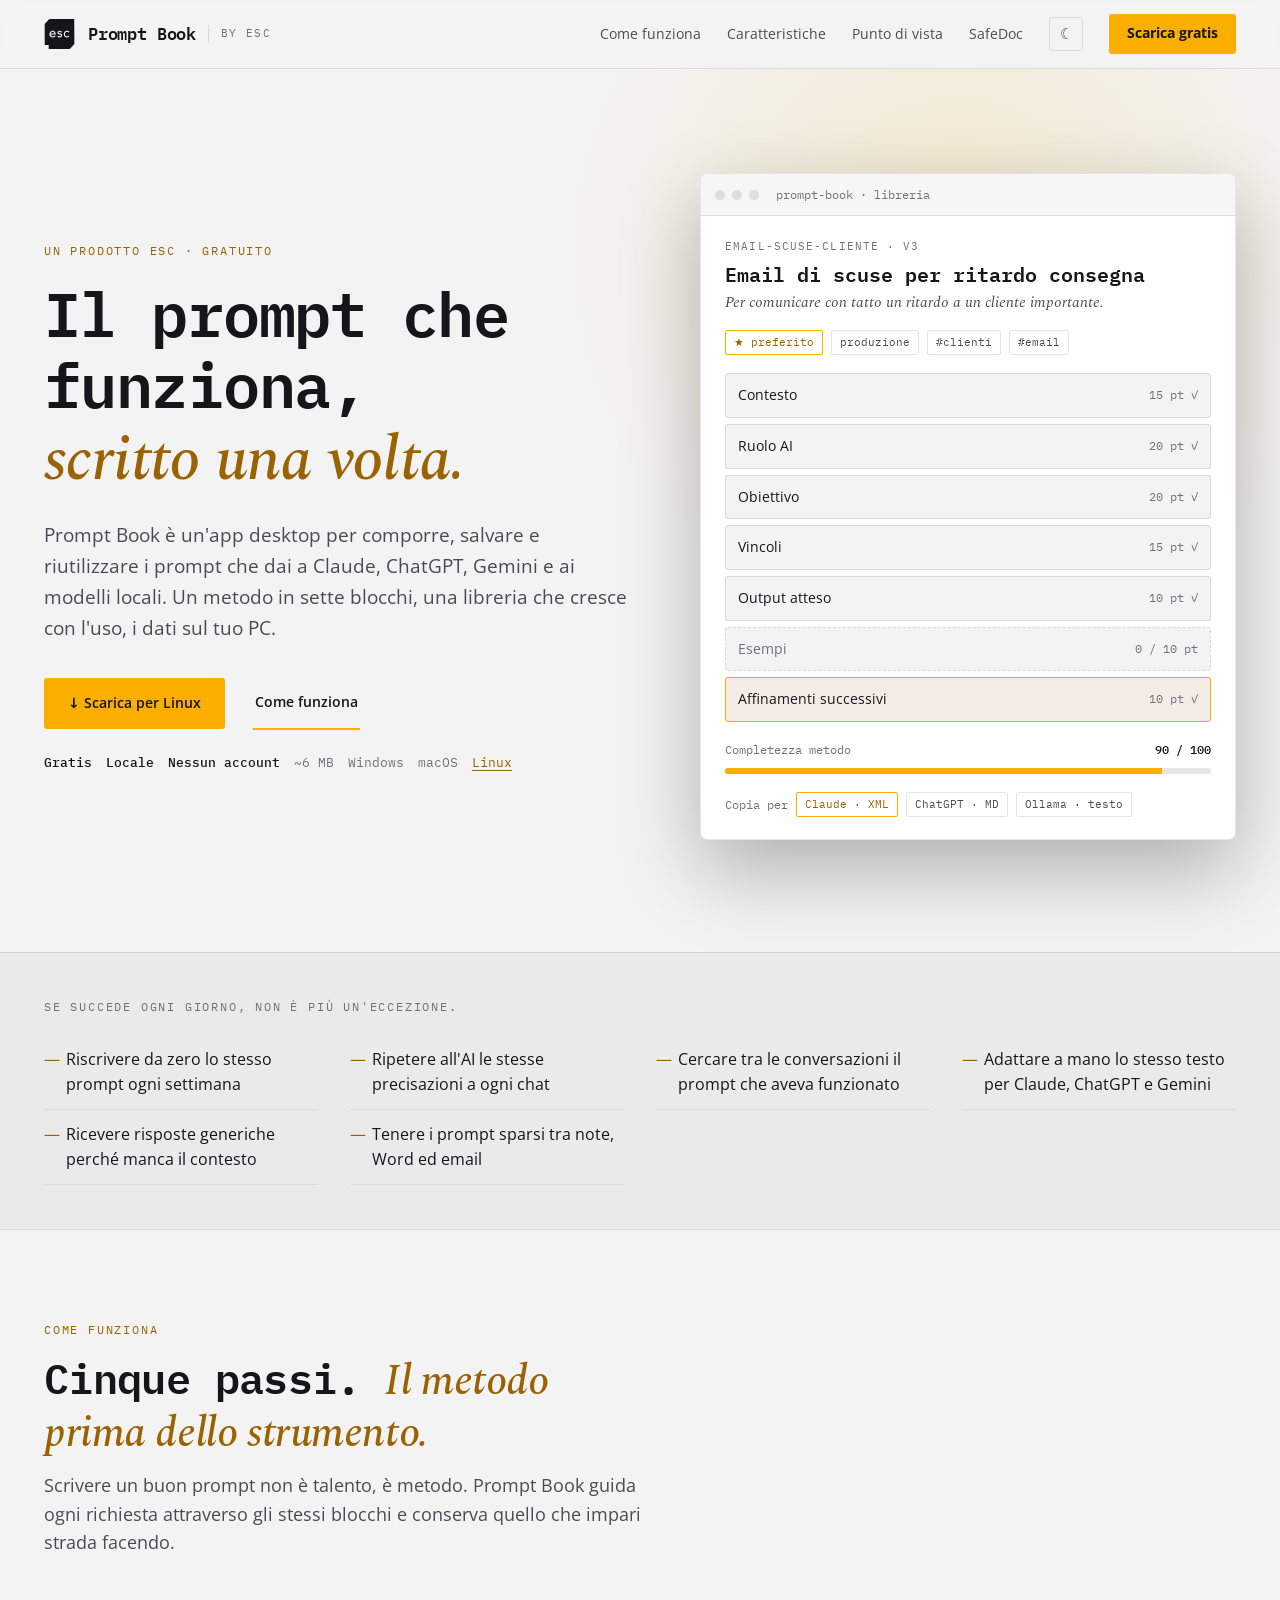
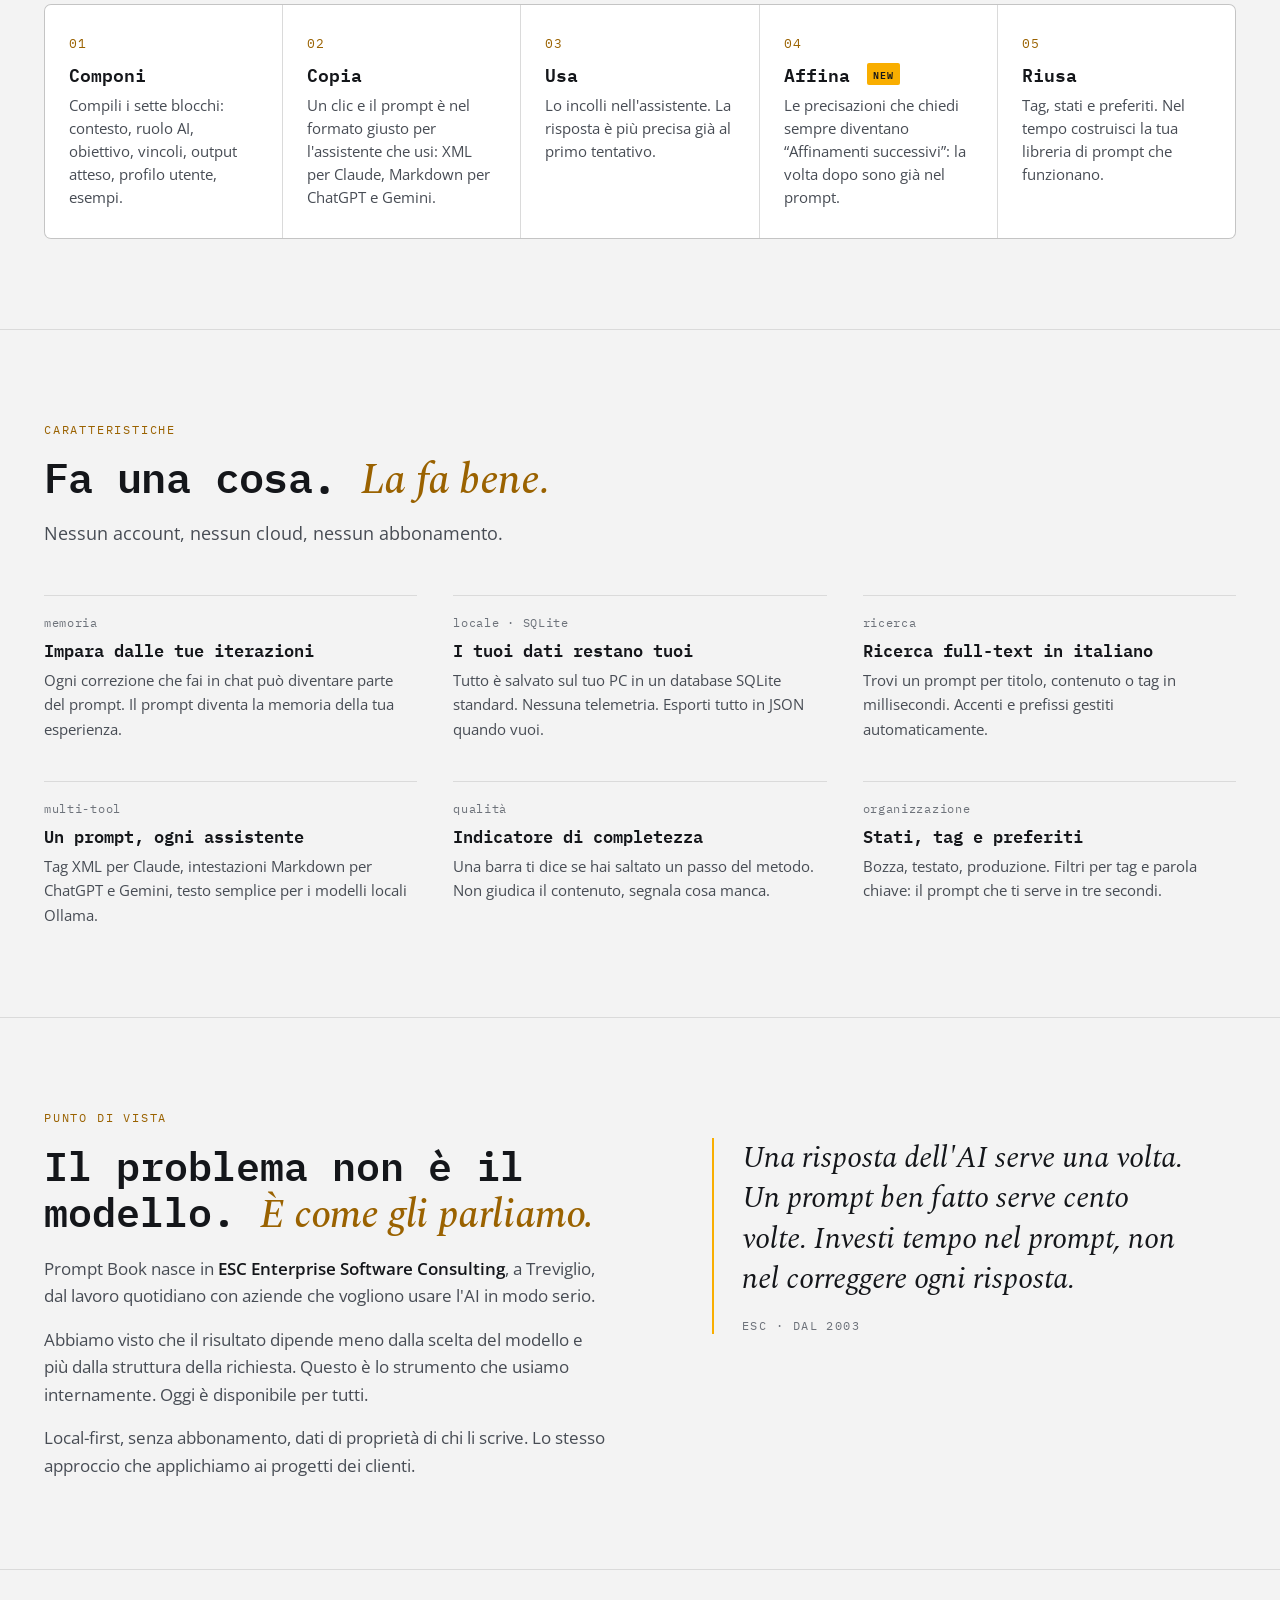
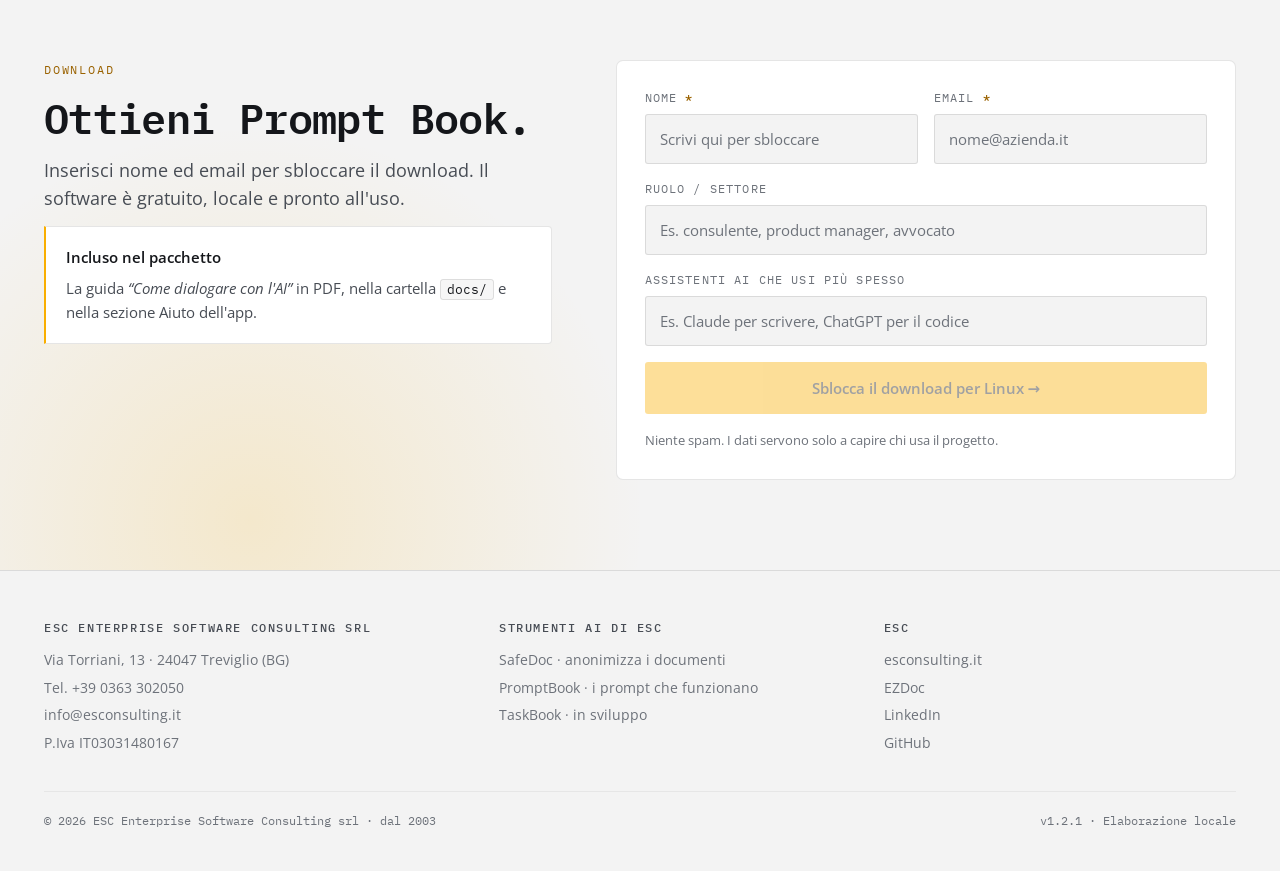
<file: index.html>
<!DOCTYPE html>
<html lang="it">

<head>
    <meta charset="utf-8">
    <meta name="viewport" content="width=device-width, initial-scale=1, viewport-fit=cover">
    <meta name="google-site-verification" content="vbSz7h7WJsI-KwSfZODSxGT0KlL0LfWS_He_ZW-g9jY" />
    <meta name="description"
        content="Prompt Book, app desktop gratuita di ESC per scrivere, organizzare e riutilizzare i prompt per Claude, ChatGPT, Gemini.">
    <title>Prompt Book — ESC</title>
    <link rel="icon" type="image/x-icon" href="favicon.ico">
    <link rel="preconnect" href="https://fonts.googleapis.com">
    <link rel="preconnect" href="https://fonts.gstatic.com" crossorigin>
    <link rel="stylesheet"
        href="https://fonts.googleapis.com/css2?family=IBM+Plex+Mono:wght@400;500;600&family=Open+Sans:wght@400;600&family=Spectral:ital,wght@1,400;1,500&display=swap">
    <link rel="stylesheet" href="css/style.css">
</head>

<body>
    <header class="top">
        <div class="wrap nav">
            <a class="brand" href="#top" aria-label="Prompt Book, torna su">
                <svg viewBox="0 0 136 136" aria-hidden="true">
                    <g transform="translate(0,136) scale(0.1,-0.1)" fill="currentColor">
                        <path
                            d="M218 1308 c-9 -7 -55 -56 -102 -108 l-86 -94 0 -448 0 -448 85 0 85 0 0 -85 0 -85 448 0 448 0 97 107 97 107 -2 530 -3 531 -525 3 c-411 2 -530 -1 -542 -10z m207 -502 c41 -18 65 -52 72 -106 l6 -40 -112 0 c-61 0 -111 -4 -111 -9 0 -5 12 -23 26 -40 32 -39 87 -43 128 -10 25 20 29 20 43 6 22 -21 6 -41 -52 -63 -165 -63 -273 164 -122 256 38 24 75 25 122 6z m312 -10 c26 -23 27 -26 12 -41 -16 -16 -19 -16 -46 4 -24 18 -34 20 -56 12 -55 -21 -29 -57 56 -75 67 -15 90 -91 41 -137 -34 -32 -110 -34 -150 -4 -30 23 -33 35 -10 50 10 6 21 4 34 -9 14 -12 32 -16 59 -14 33 3 38 7 41 30 3 25 -1 28 -53 44 -64 18 -95 43 -95 77 0 75 107 115 167 63z m297 10 c44 -18 54 -35 31 -52 -16 -12 -21 -11 -37 3 -29 26 -88 20 -115 -12 -33 -37 -32 -107 2 -140 29 -30 89 -34 117 -8 17 16 20 16 36 -1 16 -16 16 -18 -8 -36 -38 -30 -84 -35 -136 -15 -58 22 -84 62 -84 130 0 111 93 173 194 131z" />
                        <path
                            d="M333 765 c-27 -11 -53 -41 -53 -59 0 -3 38 -6 85 -6 69 0 85 3 85 15 0 16 -35 55 -49 55 -5 0 -15 2 -23 5 -7 2 -27 -2 -45 -10z" />
                    </g>
                </svg>
                <span class="brand-name">Prompt Book</span>
                <span class="brand-by">by ESC</span>
            </a>
            <nav class="nav-links">
                <a href="#come-funziona">Come funziona</a>
                <a href="#caratteristiche">Caratteristiche</a>
                <a href="#punto-di-vista">Punto di vista</a>
                <a href="https://escsrl.github.io/esc-safedoc-releases/" target="_blank" rel="noopener">SafeDoc</a>
                <button class="theme-btn" id="theme-btn" type="button" aria-label="Cambia tema"><span class="i-sun"
                        aria-hidden="true">☀︎</span><span class="i-moon" aria-hidden="true">☾</span></button>
                <a href="#download" class="btn btn-primary">Scarica gratis</a>
            </nav>
        </div>
    </header>

    <main id="top">
        <section class="hero">
            <div class="wrap hero-grid">
                <div>
                    <div class="eyebrow">Un prodotto ESC · gratuito</div>
                    <h1>Il prompt che funziona, <em>scritto una volta.</em></h1>
                    <p class="lead">Prompt Book è un'app desktop per comporre, salvare e riutilizzare i prompt che dai a
                        Claude, ChatGPT, Gemini e ai modelli locali. Un metodo in sette blocchi, una libreria che cresce
                        con l'uso, i dati sul tuo PC.</p>
                    <div class="actions">
                        <a href="#download" class="btn btn-primary" id="hero-dl">↓ Scarica Prompt Book</a>
                        <a href="#come-funziona" class="btn btn-ghost">Come funziona</a>
                    </div>
                    <div class="meta">
                        <span><b>Gratis</b></span><span><b>Locale</b></span><span><b>Nessun account</b></span><span
                            id="pkg-size">~7 MB</span>
                        <span id="os-windows">Windows</span><span id="os-macos">macOS</span><span
                            id="os-linux">Linux</span>
                    </div>
                </div>

                <div class="panel" aria-label="Esempio di prompt in Prompt Book">
                    <div class="panel-bar"><i></i><i></i><i></i><span>prompt-book · libreria</span></div>
                    <div class="panel-body">
                        <div class="pb-key">email-scuse-cliente · v3</div>
                        <div class="pb-title">Email di scuse per ritardo consegna</div>
                        <div class="pb-desc">Per comunicare con tatto un ritardo a un cliente importante.</div>
                        <div class="pb-chips"><span class="chip on">★ preferito</span><span
                                class="chip">produzione</span><span class="chip">#clienti</span><span
                                class="chip">#email</span></div>
                        <div class="pb-blocks">
                            <div class="pb-block"><span>Contesto</span><span>15 pt ✓</span></div>
                            <div class="pb-block"><span>Ruolo AI</span><span>20 pt ✓</span></div>
                            <div class="pb-block"><span>Obiettivo</span><span>20 pt ✓</span></div>
                            <div class="pb-block"><span>Vincoli</span><span>15 pt ✓</span></div>
                            <div class="pb-block"><span>Output atteso</span><span>10 pt ✓</span></div>
                            <div class="pb-block empty"><span>Esempi</span><span>0 / 10 pt</span></div>
                            <div class="pb-block new"><span>Affinamenti successivi</span><span>10 pt ✓</span></div>
                        </div>
                        <div class="pb-score">
                            <div class="pb-score-row"><span>Completezza metodo</span><b>90 / 100</b></div>
                            <div class="pb-bar"><i></i></div>
                        </div>
                        <div class="pb-out">Copia per <span class="chip on">Claude · XML</span><span
                                class="chip">ChatGPT · MD</span><span class="chip">Ollama · testo</span></div>
                    </div>
                </div>
            </div>
        </section>

        <section class="pain">
            <div class="wrap">
                <div class="pain-title">Se succede ogni giorno, non è più un'eccezione.</div>
                <ul>
                    <li>Riscrivere da zero lo stesso prompt ogni settimana</li>
                    <li>Ripetere all'AI le stesse precisazioni a ogni chat</li>
                    <li>Cercare tra le conversazioni il prompt che aveva funzionato</li>
                    <li>Adattare a mano lo stesso testo per Claude, ChatGPT e Gemini</li>
                    <li>Ricevere risposte generiche perché manca il contesto</li>
                    <li>Tenere i prompt sparsi tra note, Word ed email</li>
                </ul>
            </div>
        </section>

        <section class="sec" id="come-funziona">
            <div class="wrap">
                <div class="sec-head">
                    <div class="eyebrow">Come funziona</div>
                    <h2>Cinque passi. <em>Il metodo prima dello strumento.</em></h2>
                    <p>Scrivere un buon prompt non è talento, è metodo. Prompt Book guida ogni richiesta attraverso gli
                        stessi blocchi e conserva quello che impari strada facendo.</p>
                </div>
                <div class="steps five">
                    <div class="step">
                        <div class="step-n">01</div>
                        <h3>Componi</h3>
                        <p>Compili i sette blocchi: contesto, ruolo AI, obiettivo, vincoli, output atteso, profilo
                            utente, esempi.</p>
                    </div>
                    <div class="step">
                        <div class="step-n">02</div>
                        <h3>Copia</h3>
                        <p>Un clic e il prompt è nel formato giusto per l'assistente che usi: XML per Claude, Markdown
                            per ChatGPT e Gemini.</p>
                    </div>
                    <div class="step">
                        <div class="step-n">03</div>
                        <h3>Usa</h3>
                        <p>Lo incolli nell'assistente. La risposta è più precisa già al primo tentativo.</p>
                    </div>
                    <div class="step">
                        <div class="step-n">04</div>
                        <h3>Affina <span class="tag-new">NEW</span></h3>
                        <p>Le precisazioni che chiedi sempre diventano “Affinamenti successivi”: la volta dopo sono già
                            nel prompt.</p>
                    </div>
                    <div class="step">
                        <div class="step-n">05</div>
                        <h3>Riusa</h3>
                        <p>Tag, stati e preferiti. Nel tempo costruisci la tua libreria di prompt che funzionano.</p>
                    </div>
                </div>
            </div>
        </section>

        <section class="sec" id="caratteristiche">
            <div class="wrap">
                <div class="sec-head">
                    <div class="eyebrow">Caratteristiche</div>
                    <h2>Fa una cosa. <em>La fa bene.</em></h2>
                    <p>Nessun account, nessun cloud, nessun abbonamento.</p>
                </div>
                <div class="feats">
                    <div class="feat">
                        <div class="k">memoria</div>
                        <h3>Impara dalle tue iterazioni</h3>
                        <p>Ogni correzione che fai in chat può diventare parte del prompt. Il prompt diventa la memoria
                            della tua esperienza.</p>
                    </div>
                    <div class="feat">
                        <div class="k">locale · SQLite</div>
                        <h3>I tuoi dati restano tuoi</h3>
                        <p>Tutto è salvato sul tuo PC in un database SQLite standard. Nessuna telemetria. Esporti tutto
                            in JSON quando vuoi.</p>
                    </div>
                    <div class="feat">
                        <div class="k">ricerca</div>
                        <h3>Ricerca full-text in italiano</h3>
                        <p>Trovi un prompt per titolo, contenuto o tag in millisecondi. Accenti e prefissi gestiti
                            automaticamente.</p>
                    </div>
                    <div class="feat">
                        <div class="k">multi-tool</div>
                        <h3>Un prompt, ogni assistente</h3>
                        <p>Tag XML per Claude, intestazioni Markdown per ChatGPT e Gemini, testo semplice per i modelli
                            locali Ollama.</p>
                    </div>
                    <div class="feat">
                        <div class="k">qualità</div>
                        <h3>Indicatore di completezza</h3>
                        <p>Una barra ti dice se hai saltato un passo del metodo. Non giudica il contenuto, segnala cosa
                            manca.</p>
                    </div>
                    <div class="feat">
                        <div class="k">organizzazione</div>
                        <h3>Stati, tag e preferiti</h3>
                        <p>Bozza, testato, produzione. Filtri per tag e parola chiave: il prompt che ti serve in tre
                            secondi.</p>
                    </div>
                </div>
            </div>
        </section>

        <section class="sec" id="punto-di-vista">
            <div class="wrap pov">
                <div class="pov-text">
                    <div class="eyebrow">Punto di vista</div>
                    <h2>Il problema non è il modello. <em>È come gli parliamo.</em></h2>
                    <p>Prompt Book nasce in <strong>ESC Enterprise Software Consulting</strong>, a Treviglio, dal lavoro
                        quotidiano con aziende che vogliono usare l'AI in modo serio.</p>
                    <p>Abbiamo visto che il risultato dipende meno dalla scelta del modello e più dalla struttura della
                        richiesta. Questo è lo strumento che usiamo internamente. Oggi è disponibile per tutti.</p>
                    <p>Local-first, senza abbonamento, dati di proprietà di chi li scrive. Lo stesso approccio che
                        applichiamo ai progetti dei clienti.</p>
                </div>
                <blockquote class="quote">Una risposta dell'AI serve una volta. Un prompt ben fatto serve cento volte.
                    Investi tempo nel prompt, non nel correggere ogni risposta.<small>ESC · dal 2003</small>
                </blockquote>
            </div>
        </section>

        <section class="sec get" id="download">
            <div class="wrap get-grid">
                <div class="sec-head" style="margin-bottom:0">
                    <div class="eyebrow">Download</div>
                    <h2>Ottieni Prompt Book.</h2>
                    <p>Inserisci nome ed email per sbloccare il download. Il software è gratuito, locale e pronto
                        all'uso.
                    </p>
                    <div class="bonus"><strong>Incluso nel pacchetto</strong><span>La guida <em>“Come dialogare con
                                l'AI”</em> in PDF, nella cartella <code>docs/</code> e nella sezione Aiuto
                            dell'app.</span></div>
                </div>

                <form class="form" id="pb-form" novalidate>
                    <div class="row2">
                        <div class="field"><label for="nome">Nome <b>*</b></label><input id="nome" name="nome"
                                type="text" required autocomplete="given-name" placeholder="Scrivi qui per sbloccare">
                        </div>
                        <div class="field"><label for="email">Email <b>*</b></label><input id="email" name="email"
                                type="email" required autocomplete="email" placeholder="nome@azienda.it"></div>
                    </div>
                    <div class="field"><label for="ruolo">Ruolo / settore</label><input id="ruolo" name="ruolo"
                            type="text" placeholder="Es. consulente, product manager, avvocato"></div>
                    <div class="field"><label for="assistente">Assistenti AI che usi più spesso</label><input
                            id="assistente" name="assistente" type="text"
                            placeholder="Es. Claude per scrivere, ChatGPT per il codice"></div>
                    <button type="submit" class="btn btn-primary" id="submit-btn" disabled>Sblocca il download
                        →</button>
                    <div id="dl-wrap" hidden>
                        <p class="dl-ok" id="dl-msg">Grazie. Scegli la versione per il tuo sistema.</p>
                        <div class="dl" id="dl-list" style="margin-top:10px"></div>
                    </div>
                    <p class="form-note">Niente spam. I dati servono solo a capire chi usa il progetto.</p>
                </form>
            </div>
        </section>
    </main>

    <footer class="foot">
        <div class="wrap">
            <div class="foot-grid">
                <div>
                    <h4>ESC Enterprise Software Consulting srl</h4><span>Via Torriani, 13 · 24047 Treviglio
                        (BG)</span><span>Tel. +39 0363 302050</span><span>info@esconsulting.it</span><span>P.Iva
                        IT03031480167</span>
                </div>
                <div>
                    <h4>Strumenti AI di ESC</h4><a href="https://escsrl.github.io/esc-safedoc-releases/" target="_blank"
                        rel="noopener">SafeDoc · anonimizza i documenti</a><a
                        href="https://escsrl.github.io/prompt-book/" target="_blank" rel="noopener">PromptBook · i
                        prompt che funzionano</a><span>TaskBook · in sviluppo</span>
                </div>
                <div>
                    <h4>ESC</h4><a href="https://esconsulting.it/" target="_blank" rel="noopener">esconsulting.it</a><a
                        href="https://www.ezdoc.it/" target="_blank" rel="noopener">EZDoc</a><a
                        href="https://www.linkedin.com/company/esc-enterprise-software-consulting/" target="_blank"
                        rel="noopener">LinkedIn</a><a href="https://github.com/escsrl" target="_blank"
                        rel="noopener">GitHub</a>
                </div>
            </div>
            <div class="foot-copy"><span>© 2026 ESC Enterprise Software Consulting srl · dal 2003</span><span>v1.2.1 ·
                    Elaborazione locale</span></div>
        </div>
    </footer>

    <script>
        window.escDetectOS = function () {
            var p = (navigator.platform || "").toLowerCase(), u = navigator.userAgent.toLowerCase();
            if (p.indexOf("win") > -1 || u.indexOf("windows") > -1) return "windows";
            if (p.indexOf("mac") > -1 || u.indexOf("macintosh") > -1) return "macos";
            if (p.indexOf("linux") > -1 || u.indexOf("linux") > -1) return "linux";
            return "fallback";
        };
        (function () {
            var root = document.documentElement, btn = document.getElementById("theme-btn");
            try { var s = localStorage.getItem("esc-theme"); if (s) root.setAttribute("data-theme", s); } catch (e) { }
            btn.addEventListener("click", function () {
                var cur = root.getAttribute("data-theme") || (matchMedia("(prefers-color-scheme: light)").matches ? "light" : "dark");
                var next = cur === "light" ? "dark" : "light";
                root.setAttribute("data-theme", next);
                try { localStorage.setItem("esc-theme", next); } catch (e) { }
            });
        })();
    </script>
    <script>
        (function () {
            var SCRIPT_URL = "https://script.google.com/macros/s/AKfycbygfQO61DOBjJAf6ZWo9To8uAWn9VlAasW0_blMdisDUlmBBLeCXe4GveqLSgllv3tj/exec";
            var LINKS = {
                windows: { label: "Windows", file: ".exe · 64 bit", size: "~7 MB", url: "https://github.com/escsrl/prompt-book/releases/download/v1.2.1/Prompt-Book_1.2.1_x64-setup.exe" },
                macos: { label: "macOS", file: ".dmg · universal", size: "~10 MB", url: "https://github.com/escsrl/prompt-book/releases/download/v1.2.1/Prompt-Book_1.2.1_universal.dmg" },
                linux: { label: "Linux", file: ".deb · amd64", size: "~6 MB", url: "https://github.com/escsrl/prompt-book/releases/download/v1.2.1/Prompt-Book_1.2.1_amd64.deb" }
            };
            var os = window.escDetectOS();
            if (LINKS[os]) {
                document.getElementById("hero-dl").textContent = "↓ Scarica per " + LINKS[os].label;
                document.getElementById("pkg-size").textContent = LINKS[os].size;
                document.getElementById("os-" + os).classList.add("on");
                document.getElementById("submit-btn").textContent = "Sblocca il download per " + LINKS[os].label + " →";
            }
            var form = document.getElementById("pb-form");
            var nome = document.getElementById("nome");
            var btn = document.getElementById("submit-btn");
            var email = document.getElementById("email");
            var EMAIL_RE = /^[^\s@]+@[^\s@]+\.[^\s@]{2,}$/;
            function refreshBtn() { btn.disabled = !(nome.value.trim() && EMAIL_RE.test(email.value.trim())); }
            nome.addEventListener("input", refreshBtn);
            email.addEventListener("input", refreshBtn);

            function renderLinks() {
                var order = ["windows", "macos", "linux"].sort(function (a, b) { return (b === os) - (a === os); });
                var list = document.getElementById("dl-list");
                list.innerHTML = "";
                order.forEach(function (k) {
                    var a = document.createElement("a");
                    a.href = LINKS[k].url; a.rel = "noopener"; a.target = "_blank";
                    if (k === os) a.className = "primary";
                    a.innerHTML = "↓ " + LINKS[k].label + " <span>" + LINKS[k].file + " · " + LINKS[k].size + "</span>";
                    list.appendChild(a);
                });
                document.getElementById("dl-wrap").hidden = false;
            }

            form.addEventListener("submit", function (e) {
                e.preventDefault();
                if (!nome.value.trim()) { nome.focus(); return; }
                if (!EMAIL_RE.test(email.value.trim())) { email.focus(); return; }
                btn.disabled = true; btn.textContent = "Invio in corso…";
                var done = function () { btn.textContent = "Download sbloccato ✓"; renderLinks(); if (LINKS[os] && window.top === window.self) { try { window.location.href = LINKS[os].url; } catch (err) { } } };
                fetch(SCRIPT_URL, { method: "POST", body: new FormData(form), mode: "no-cors" }).then(done, done);
            });
        })();
    </script>

</body>

</html>
</file>
<file: css/style.css>
/* promptbook — foglio di stile della landing (stile ESC). File autonomo, non condiviso. */
/* Layout: ESC system — dark-first, mono headlines, amber accent, sections split by hairlines, one warm radial glow per opener */
:root {
    --bg: #0E0F11;
    --bg-2: #15171A;
    --card: #17191D;
    --card-2: #1F2227;
    --fg: #F3F4F5;
    --grey: #B0B5BB;
    --grey-dim: #7A7F87;
    --line: rgba(255, 255, 255, 0.09);
    --line-2: rgba(255, 255, 255, 0.05);
    --accent: #ffb200;
    --accent-700: #ff9900;
    --accent-text: #ffb200;
    --accent-soft: rgba(181, 137, 90, 0.15);
    --glow: rgba(181, 137, 90, 0.14);
    --on-accent: #0E0F11;
    --header-bg: rgba(14, 15, 17, 0.82);
    --ok: #8fd6a2;
    --mask: #2a2d33;

    --sans: 'Open Sans', system-ui, -apple-system, 'Segoe UI', sans-serif;
    --mono: 'IBM Plex Mono', ui-monospace, 'Consolas', monospace;
    --serif: 'Spectral', Georgia, serif;
    --maxw: 1240px;
    color-scheme: dark;
}

@media (prefers-color-scheme: light) {
    :root:not([data-theme="dark"]) {
        --bg: #f3f3f3;
        --bg-2: #eaeaea;
        --card: #ffffff;
        --card-2: #f6f6f6;
        --fg: #14161A;
        --grey: #474c54;
        --grey-dim: #6d727a;
        --line: rgba(20, 22, 26, 0.11);
        --line-2: rgba(20, 22, 26, 0.06);
        --accent: #f9ae00;
        --accent-700: #e08a00;
        --accent-text: #9a6200;
        --accent-soft: rgba(181, 137, 90, 0.16);
        --glow: rgba(249, 174, 0, 0.16);
        --on-accent: #14161A;
        --header-bg: rgba(243, 243, 243, 0.86);
        --ok: #1d7a3c;
        --mask: #dcdcdc;
        color-scheme: light;
    }
}

:root[data-theme="light"] {
    --bg: #f3f3f3;
    --bg-2: #eaeaea;
    --card: #ffffff;
    --card-2: #f6f6f6;
    --fg: #14161A;
    --grey: #474c54;
    --grey-dim: #6d727a;
    --line: rgba(20, 22, 26, 0.11);
    --line-2: rgba(20, 22, 26, 0.06);
    --accent: #f9ae00;
    --accent-700: #e08a00;
    --accent-text: #9a6200;
    --accent-soft: rgba(181, 137, 90, 0.16);
    --glow: rgba(249, 174, 0, 0.16);
    --on-accent: #14161A;
    --header-bg: rgba(243, 243, 243, 0.86);
    --ok: #1d7a3c;
    --mask: #dcdcdc;
    color-scheme: light;
}

* {
    box-sizing: border-box;
}

html {
    scroll-behavior: smooth;
}

@media (prefers-reduced-motion: reduce) {
    html {
        scroll-behavior: auto;
    }

    * {
        transition: none !important;
        animation: none !important;
    }
}

body {
    margin: 0;
    background: var(--bg);
    color: var(--grey);
    font-family: var(--sans);
    font-size: 17px;
    line-height: 1.62;
    -webkit-font-smoothing: antialiased;
}

h1,
h2,
h3 {
    font-family: var(--mono);
    font-weight: 600;
    line-height: 1.14;
    color: var(--fg);
    margin: 0;
    text-wrap: balance;
}

h1 em,
h2 em {
    font-family: var(--serif);
    font-style: italic;
    font-weight: 500;
    color: var(--accent-text);
    letter-spacing: -0.01em;
}

p {
    margin: 0;
}

a {
    color: inherit;
}

:focus-visible {
    outline: 2px solid var(--accent);
    outline-offset: 3px;
}

strong {
    color: var(--fg);
    font-weight: 600;
}

code {
    font-family: var(--mono);
    font-size: 0.86em;
    background: var(--card-2);
    border: 1px solid var(--line);
    padding: 1px 6px;
    border-radius: 3px;
    color: var(--fg);
}

.wrap {
    max-width: var(--maxw);
    margin: 0 auto;
    padding-inline: 24px;
}

@media (max-width: 560px) {
    .wrap {
        padding-inline: 16px;
    }
}

/* header */
header.top {
    position: sticky;
    top: env(safe-area-inset-top, 0px);
    z-index: 100;
    background: var(--header-bg);
    backdrop-filter: blur(10px);
    -webkit-backdrop-filter: blur(10px);
    border-bottom: 1px solid var(--line);
}

.nav {
    height: 68px;
    display: flex;
    align-items: center;
    justify-content: space-between;
    gap: 20px;
}

.brand {
    display: flex;
    align-items: center;
    gap: 12px;
    text-decoration: none;
    color: var(--fg);
}

.brand svg {
    width: 32px;
    height: 32px;
    color: var(--fg);
    flex: none;
}

.brand-name {
    font-family: var(--mono);
    font-weight: 600;
    font-size: 17px;
    letter-spacing: -0.01em;
}

.brand-by {
    font-family: var(--mono);
    font-size: 11px;
    color: var(--grey-dim);
    letter-spacing: 0.12em;
    text-transform: uppercase;
    border-left: 1px solid var(--line);
    padding-left: 12px;
}

.nav-links {
    display: flex;
    align-items: center;
    gap: 26px;
    font-size: 14px;
}

.nav-links a {
    text-decoration: none;
    color: var(--grey);
    transition: color .15s;
}

.nav-links a:hover {
    color: var(--fg);
}

.theme-btn {
    width: 34px;
    height: 34px;
    border-radius: 3px;
    border: 1px solid var(--line);
    background: transparent;
    color: var(--grey);
    cursor: pointer;
    display: grid;
    place-items: center;
    font-size: 15px;
}

.theme-btn:hover {
    color: var(--fg);
    border-color: var(--grey-dim);
}

/* icona tema: sole in dark, luna in light */
.theme-btn .i-moon {
    display: none;
}

:root[data-theme="light"] .theme-btn .i-sun {
    display: none;
}

:root[data-theme="light"] .theme-btn .i-moon {
    display: inline;
}

@media (prefers-color-scheme: light) {
    :root:not([data-theme="dark"]) .theme-btn .i-sun {
        display: none;
    }

    :root:not([data-theme="dark"]) .theme-btn .i-moon {
        display: inline;
    }
}

@media (max-width: 900px) {
    .nav-links a:not(.btn) {
        display: none;
    }

    .brand-by {
        display: none;
    }
}

/* buttons */
.btn {
    display: inline-flex;
    align-items: center;
    gap: 10px;
    font-family: var(--sans);
    font-weight: 600;
    font-size: 14px;
    padding: 14px 24px;
    border-radius: 3px;
    text-decoration: none;
    border: 0;
    cursor: pointer;
    transition: background .15s, color .15s, transform .15s;
}

.btn-primary {
    background: var(--accent);
    color: var(--on-accent);
}

.btn-primary:hover {
    background: var(--accent-700);
    transform: translateY(-1px);
}

.btn-ghost {
    background: transparent;
    color: var(--fg);
    border-radius: 0;
    padding-inline: 2px;
    border-bottom: 2px solid var(--accent);
}

.btn-ghost:hover {
    color: var(--accent-text);
}

.nav-links .btn {
    padding: 9px 18px;
    font-size: 13.5px;
}

/* pulsante CTA in navbar: testo scuro su giallo (vince su .nav-links a) */
.nav-links a.btn-primary {
    color: var(--on-accent);
    font-weight: 700;
}

.nav-links a.btn-primary:hover {
    color: var(--on-accent);
    background: var(--accent-700);
}


/* type helpers */
.eyebrow {
    font-family: var(--mono);
    font-size: 12px;
    letter-spacing: 0.15em;
    text-transform: uppercase;
    color: var(--accent-text);
}

.lead {
    font-size: 19px;
    color: var(--grey);
    max-width: 58ch;
}

.meta {
    font-family: var(--mono);
    font-size: 12.5px;
    color: var(--grey-dim);
    display: flex;
    flex-wrap: wrap;
    gap: 6px 14px;
}

.meta b {
    color: var(--fg);
    font-weight: 500;
}

.meta .on {
    color: var(--accent-text);
    text-decoration: underline;
    text-underline-offset: 3px;
}

/* hero */
.hero {
    position: relative;
    overflow: hidden;
    padding-block: 104px 112px;
}

.hero::before {
    content: "";
    position: absolute;
    inset: -30% -10% auto auto;
    width: 900px;
    height: 900px;
    max-width: 120vw;
    background: radial-gradient(circle at center, var(--glow), transparent 62%);
    pointer-events: none;
}

.hero-grid {
    position: relative;
    display: grid;
    grid-template-columns: 1.05fr 0.95fr;
    gap: 64px;
    align-items: center;
}

.hero-grid>* {
    min-width: 0;
}

.hero h1 {
    font-size: clamp(36px, 5vw, 62px);
    letter-spacing: -0.02em;
    max-width: 15ch;
    margin-block: 18px 24px;
}

.hero .actions {
    display: flex;
    flex-wrap: wrap;
    align-items: center;
    gap: 18px 28px;
    margin-block: 34px 22px;
}

@media (max-width: 960px) {
    .hero-grid {
        grid-template-columns: 1fr;
        gap: 48px;
    }

    .hero {
        padding-block: 64px 80px;
    }
}

/* sections */
.sec {
    padding-block: 90px;
    border-top: 1px solid var(--line);
}

.sec-head {
    display: grid;
    gap: 14px;
    max-width: 760px;
    margin-bottom: 48px;
}

.sec-head h2 {
    font-size: clamp(28px, 3.4vw, 42px);
    letter-spacing: -0.015em;
}

.sec-head p {
    font-size: 17.5px;
    max-width: 62ch;
}

@media (max-width: 560px) {
    .sec {
        padding-block: 64px;
    }
}

/* recurring-pain strip, as on esconsulting.it */
.pain {
    padding-block: 44px;
    border-top: 1px solid var(--line);
    background: var(--bg-2);
}

.pain-title {
    font-family: var(--mono);
    font-size: 12px;
    letter-spacing: 0.15em;
    text-transform: uppercase;
    color: var(--grey-dim);
    margin-bottom: 18px;
}

.pain ul {
    list-style: none;
    margin: 0;
    padding: 0;
    display: grid;
    grid-template-columns: repeat(auto-fit, minmax(240px, 1fr));
    gap: 0 32px;
}

.pain li {
    padding: 12px 0 12px 22px;
    border-bottom: 1px solid var(--line-2);
    position: relative;
    color: var(--fg);
    font-size: 15.5px;
}

.pain li::before {
    content: "—";
    position: absolute;
    left: 0;
    color: var(--accent-text);
}

/* steps: a real sequence */
.steps {
    display: grid;
    gap: 1px;
    background: var(--line);
    border: 1px solid var(--line);
    border-radius: 7px;
    overflow: hidden;
}

.step {
    background: var(--card);
    padding: 28px 24px;
    display: grid;
    gap: 10px;
    align-content: start;
}

.step-n {
    font-family: var(--mono);
    font-size: 13px;
    color: var(--accent-text);
    letter-spacing: 0.08em;
}

.step h3 {
    font-size: 18px;
}

.step p {
    font-size: 14.5px;
    line-height: 1.58;
}

.tag-new {
    font-family: var(--mono);
    font-size: 10px;
    letter-spacing: 0.1em;
    background: var(--accent);
    color: var(--on-accent);
    padding: 2px 6px;
    border-radius: 2px;
    vertical-align: 3px;
    margin-left: 6px;
}

/* feature grid */
.feats {
    display: grid;
    grid-template-columns: repeat(auto-fill, minmax(280px, 1fr));
    gap: 40px 36px;
}

.feat {
    display: grid;
    gap: 8px;
    align-content: start;
    padding-top: 18px;
    border-top: 1px solid var(--line);
}

.feat h3 {
    font-size: 17px;
}

.feat p {
    font-size: 15px;
}

.feat .k {
    font-family: var(--mono);
    font-size: 11.5px;
    color: var(--grey-dim);
    letter-spacing: 0.06em;
}

/* point of view */
.pov {
    display: grid;
    grid-template-columns: 1fr 1fr;
    gap: 64px;
    align-items: start;
}

.pov>* {
    min-width: 0;
}

.pov-text {
    display: grid;
    gap: 16px;
}

.pov-text h2 {
    font-size: clamp(28px, 3.2vw, 40px);
}

.quote {
    font-family: var(--serif);
    font-style: italic;
    font-size: clamp(22px, 2.4vw, 30px);
    line-height: 1.35;
    color: var(--fg);
    border-left: 2px solid var(--accent);
    padding-left: 28px;
}

.quote small {
    display: block;
    margin-top: 18px;
    font-family: var(--mono);
    font-style: normal;
    font-size: 12px;
    letter-spacing: 0.12em;
    text-transform: uppercase;
    color: var(--grey-dim);
}

@media (max-width: 860px) {
    .pov {
        grid-template-columns: 1fr;
        gap: 36px;
    }
}

/* panel (window chrome) */
.panel {
    background: var(--card);
    border: 1px solid var(--line);
    border-radius: 7px;
    box-shadow: 0 30px 80px rgba(0, 0, 0, .28);
    overflow: hidden;
}

.panel-bar {
    display: flex;
    align-items: center;
    gap: 7px;
    padding: 11px 14px;
    border-bottom: 1px solid var(--line);
    background: var(--card-2);
}

.panel-bar i {
    width: 10px;
    height: 10px;
    border-radius: 50%;
    background: var(--line);
    display: block;
}

.panel-bar span {
    margin-left: 10px;
    font-family: var(--mono);
    font-size: 12px;
    color: var(--grey-dim);
}

.panel-body {
    padding: 22px 24px;
}

/* download / form */
.get {
    position: relative;
    overflow: hidden;
}

.get::before {
    content: "";
    position: absolute;
    left: -200px;
    bottom: -400px;
    width: 900px;
    height: 900px;
    max-width: 140vw;
    background: radial-gradient(circle, var(--glow), transparent 62%);
    pointer-events: none;
}

.get-grid {
    position: relative;
    display: grid;
    grid-template-columns: 0.9fr 1.1fr;
    gap: 64px;
    align-items: start;
}

.get-grid>* {
    min-width: 0;
}

@media (max-width: 900px) {
    .get-grid {
        grid-template-columns: 1fr;
        gap: 36px;
    }
}

.form {
    background: var(--card);
    border: 1px solid var(--line);
    border-radius: 7px;
    padding: 28px;
    display: grid;
    gap: 16px;
}

.row2 {
    display: grid;
    grid-template-columns: 1fr 1fr;
    gap: 16px;
}

@media (max-width: 560px) {
    .row2 {
        grid-template-columns: 1fr;
    }

    .form {
        padding: 20px;
    }
}

.field {
    display: grid;
    gap: 6px;
    min-width: 0;
}

.field label {
    font-family: var(--mono);
    font-size: 11.5px;
    letter-spacing: 0.1em;
    text-transform: uppercase;
    color: var(--grey-dim);
}

.field label b {
    color: var(--accent-text);
    font-weight: 500;
}

.field input {
    font: inherit;
    font-size: 15px;
    color: var(--fg);
    background: var(--bg);
    border: 1px solid var(--line);
    border-radius: 3px;
    padding: 12px 14px;
    outline: none;
    width: 100%;
    transition: border-color .15s;
}

.field input::placeholder {
    color: var(--grey-dim);
}

.field input:focus {
    border-color: var(--accent);
}

.form .btn-primary {
    justify-content: center;
    width: 100%;
    padding-block: 16px;
    font-size: 15px;
}

.form .btn-primary:disabled {
    opacity: .4;
    cursor: not-allowed;
    transform: none;
}

.form-note {
    font-size: 13px;
    color: var(--grey-dim);
}

.dl {
    display: grid;
    gap: 10px;
}

.dl a {
    display: flex;
    justify-content: space-between;
    align-items: center;
    gap: 12px;
    text-decoration: none;
    border: 1px solid var(--line);
    border-radius: 3px;
    padding: 14px 16px;
    background: var(--bg);
    color: var(--fg);
    transition: border-color .15s;
}

.dl a:hover {
    border-color: var(--accent);
}

.dl a.primary {
    border-color: var(--accent);
    background: var(--accent-soft);
}

.dl a span {
    font-family: var(--mono);
    font-size: 12px;
    color: var(--grey-dim);
}

.dl-ok {
    font-size: 14.5px;
    color: var(--ok);
}

.alt {
    font-size: 13px;
    color: var(--grey-dim);
}

.alt a {
    color: var(--accent-text);
}

/* footer */
footer.foot {
    border-top: 1px solid var(--line);
    padding-block: 48px 40px;
    font-size: 13.5px;
    color: var(--grey-dim);
}

.foot-grid {
    display: grid;
    grid-template-columns: 1.2fr 1fr 1fr;
    gap: 32px;
}

.foot-grid>div {
    display: grid;
    gap: 6px;
    align-content: start;
}

.foot-grid h4 {
    margin: 0 0 6px;
    font-family: var(--mono);
    font-size: 11.5px;
    letter-spacing: 0.14em;
    text-transform: uppercase;
    color: var(--grey);
    font-weight: 500;
}

.foot-grid a {
    color: var(--grey-dim);
    text-decoration: none;
}

.foot-grid a:hover {
    color: var(--fg);
}

.foot-copy {
    margin-top: 36px;
    padding-top: 20px;
    border-top: 1px solid var(--line-2);
    font-family: var(--mono);
    font-size: 11.5px;
    display: flex;
    justify-content: space-between;
    flex-wrap: wrap;
    gap: 8px;
}

@media (max-width: 760px) {
    .foot-grid {
        grid-template-columns: 1fr;
    }
}

/* ===== Specifico promptbook ===== */
/* PromptBook-specific: the prompt sheet mockup */
.pb-key {
    font-family: var(--mono);
    font-size: 11px;
    letter-spacing: .1em;
    text-transform: uppercase;
    color: var(--grey-dim);
}

.pb-title {
    font-family: var(--mono);
    font-weight: 600;
    font-size: 20px;
    color: var(--fg);
    margin-block: 6px 4px;
    line-height: 1.25;
}

.pb-desc {
    font-family: var(--serif);
    font-style: italic;
    font-size: 15px;
    color: var(--grey);
    margin-bottom: 14px;
}

.pb-chips {
    display: flex;
    gap: 8px;
    flex-wrap: wrap;
    margin-bottom: 18px;
}

.chip {
    font-family: var(--mono);
    font-size: 11px;
    padding: 3px 8px;
    border-radius: 2px;
    border: 1px solid var(--line);
    color: var(--grey);
}

.chip.on {
    border-color: var(--accent);
    color: var(--accent-text);
}

.pb-blocks {
    display: grid;
    gap: 6px;
}

.pb-block {
    display: flex;
    justify-content: space-between;
    align-items: center;
    gap: 12px;
    padding: 10px 12px;
    border: 1px solid var(--line);
    border-radius: 3px;
    background: var(--bg);
    font-size: 14px;
    color: var(--fg);
}

.pb-block span:last-child {
    font-family: var(--mono);
    font-size: 11.5px;
    color: var(--grey-dim);
    white-space: nowrap;
}

.pb-block.empty {
    color: var(--grey-dim);
    border-style: dashed;
}

.pb-block.new {
    border-color: var(--accent);
    background: var(--accent-soft);
}

.pb-score {
    margin-top: 18px;
    display: grid;
    gap: 8px;
}

.pb-score-row {
    display: flex;
    justify-content: space-between;
    font-family: var(--mono);
    font-size: 12px;
    color: var(--grey-dim);
}

.pb-score-row b {
    color: var(--fg);
    font-weight: 500;
    font-variant-numeric: tabular-nums;
}

.pb-bar {
    height: 6px;
    border-radius: 3px;
    background: var(--line);
    overflow: hidden;
}

.pb-bar i {
    display: block;
    height: 100%;
    width: 90%;
    background: var(--accent);
}

.pb-out {
    margin-top: 18px;
    display: flex;
    gap: 8px;
    flex-wrap: wrap;
    align-items: center;
    font-family: var(--mono);
    font-size: 12px;
    color: var(--grey-dim);
}

.steps.five {
    grid-template-columns: repeat(5, 1fr);
}

@media (max-width: 1100px) {
    .steps.five {
        grid-template-columns: repeat(3, 1fr);
    }
}

@media (max-width: 760px) {
    .steps.five {
        grid-template-columns: 1fr 1fr;
    }
}

@media (max-width: 480px) {
    .steps.five {
        grid-template-columns: 1fr;
    }
}

.bonus {
    display: grid;
    gap: 6px;
    padding: 18px 20px;
    border: 1px solid var(--line);
    border-left: 2px solid var(--accent);
    border-radius: 0 4px 4px 0;
    background: var(--card);
    font-size: 15px;
}
</file>
